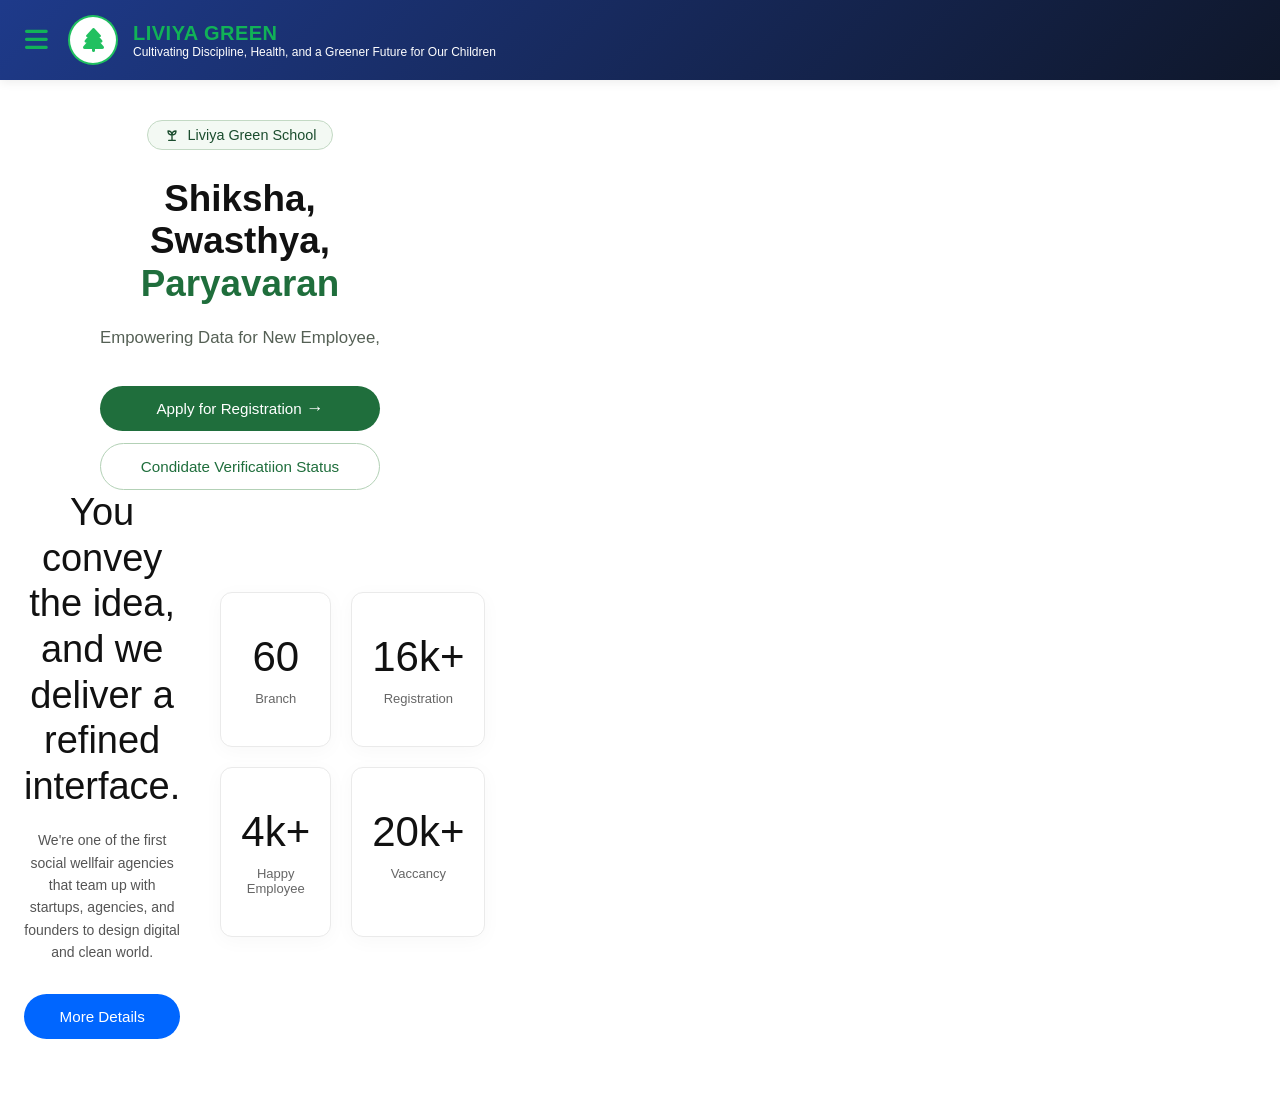
<file: register portal.html>
<!DOCTYPE html>
<html lang="hi">
<head>
    <meta charset="UTF-8">
    <meta name="viewport" content="width=device-width, initial-scale=1.0">
    <title>Shiksha, Swasthya, Paryavaran</title>
    <link href="https://cdnjs.cloudflare.com/ajax/libs/font-awesome/6.0.0/css/all.min.css" rel="stylesheet">
    <style>
        * { --primary: #2563eb;
            --primary-hover: #1d4ed8;
            --bg: #f1f5f9;
            --card-bg: #ffffff;
            --text: #0f172a;
            --text-muted: #64748b;
            --border: #cbd5e1;
            --success: #16a34a;
            box-sizing: border-box;
            margin: 0;
            padding: 0;
            font-family: 'Segoe UI', Tahoma, Geneva, Verdana, sans-serif;
        }
      

        
        /* Top Header */
        header {
            background: linear-gradient(135deg, #1e3a8a 0%, #0f172a 100%);
            padding: 15px 25px;
            display: flex;
            align-items: center;
            box-shadow: 0 2px 10px rgba(0,0,0,0.08);
            position: sticky;
            top: 0;
            z-index: 100;
        }

        .menu-btn {
            font-size: 26px;
            color: #1b5e;
            cursor: pointer;
            margin-right: 20px;
        }

        .brand-logo {
            display: flex;
            align-items: center;
            gap: 15px;
        }

        .logo-icon {
            width: 50px;
            height: 50px;
            background: white;
            border-radius: 50%;
            display: flex;
            align-items: center;
            justify-content: center;
            color: #1b5e;
            font-size: 24px;
            border: 2px solid #1b5e;
        }

        .brand-text h1 {
            font-size: 20px;
            color: #1b5e;
            letter-spacing: 0.5px;
            text-transform: uppercase;
        }

        .brand-text p {
            font-size: 12px;
            color: white;
        }

        /* Sidebar Navigation */
        .sidebar {
            height: 100%;
            width: 0;
            position: fixed;
            z-index: 1000;
            top: 0;
            left: 0;
            background-color: #000;
            overflow-x: hidden;
            transition: 0.3s;
            padding-top: 60px;
            box-shadow: 2px 0 10px rgba(0,0,0,0.1);
        }

        .sidebar a {
            padding: 12px 25px;
            text-decoration: none;
            font-size: 16px;
            color: #1b5e;
            display: block;
            font-weight: 600;
            transition: 0.2s;
            border-bottom: 1px solid #c8e6c9;
        }

        .sidebar a:hover {
            background-color: #c8e6c9;
            color: #1b5e20;
        }

        .sidebar .closebtn {
            position: absolute;
            top: 15px;
            right: 20px;
            font-size: 28px;
            border: none;
        }

        
    /* Hero Section */
    .hero {
      width: 100%;
      max-width: 480px;
      padding: 40px 24px 60px;
      display: flex;
      flex-direction: column;
      align-items: center;
      text-align: center;
    }

    .badge {
      display: inline-flex;
      align-items: center;
      gap: 8px;
      border: 1px solid #c3d9c4;
      background-color: rgba(235, 245, 235, 0.6);
      padding: 6px 16px;
      border-radius: 20px;
      font-size: 0.9rem;
      color: #1b4d2e;
      font-weight: 500;
      margin-bottom: 28px;
    }

    .badge svg {
      width: 16px;
      height: 16px;
      stroke: #1b4d2e;
      fill: none;
      stroke-width: 2;
    }

    .heading {
      font-size: 2.3rem;
      line-height: 1.15;
      font-weight: 800;
      color: #111111;
      margin-bottom: 20px;
    }

    .heading .highlight {
      color: #1f6e3c;
    }

    .description {
      font-size: 1.05rem;
      line-height: 1.5;
      color: #556055;
      margin-bottom: 36px;
      max-width: 360px;
    }
          /* Action Buttons */
    .cta-group {
      display: flex;
      flex-direction: column;
      gap: 12px;
      width: 100%;
      max-width: 280px;
    }

    .btn {
      width: 100%;
      padding: 14px 20px;
      border-radius: 30px;
      font-size: 0.95rem;
      font-weight: 500;
      cursor: pointer;
      text-decoration: none;
      display: inline-flex;
      align-items: center;
      justify-content: center;
      gap: 8px;
      transition: all 0.2s ease;
      display: inline-block;
      background-color: #0066ff;
      color: #fff; 
      border-radius: 25px;   
    }

    .btn-primary {
      background-color: #1f6e3c;
      color: #ffffff;
      border: none;
    }

    .btn-primary:hover {
      background-color: #185830;
    }

    .btn-secondary {
      background-color: rgba(255, 255, 255, 0.4);
      color: #1f6e3c;
      border: 1px solid #b3d1b6;
    }

    .btn-secondary:hover {
      background-color: rgba(255, 255, 255, 0.8);
    }
      
      /* Left Text Content */
     * {
      box-sizing: border-box;
      margin: 20;
      padding: 20;
      font-family: -apple-system, BlinkMacSystemFont, "Segoe UI", Roboto, Helvetica, Arial, sans-serif;
    }

    .container {
      max-width: 500px;
      width: 100%;
      display: grid;
      grid-template-columns: 1fr 1fr;
      gap: 40px;
      align-items: center;
    }

    .content-left h1 {
      font-size: 38px;
      line-height: 1.2;
      color: #111;
      font-weight: 500;
      margin-bottom: 20px;
    }

    .content-left p {
      font-size: 14px;
      color: #555;
      line-height: 1.6;
      margin-bottom: 30px;
      max-width: 400px;
    }

    /* Right Grid Cards */
    .stats-right {
      display: grid;
      grid-template-columns: 1fr 1fr;
      gap: 20px;
    }

    .stat-card {
      background: #ffffff;
      border-radius: 12px;
      padding: 40px 20px;
      text-align: center;
      box-shadow: 0 4px 20px rgba(0, 0, 0, 0.03);
      border: 1px solid #eaeaea;
    }

    .stat-number {
      font-size: 42px;
      font-weight: 500;
      color: #111;
      margin-bottom: 10px;
    }
      .stat-label {
      font-size: 13px;
      color: #666;
      font-weight: 400;
    }
      /* Mobile Responsive Layout */
    @media (max-width: 500px) {
      .container {
        grid-template-columns: 1fr;
        gap: 20px;
      }
      .stats-right {
        grid-template-columns: 1fr 1fr;
      }
    }
    </style>
</head>

    <!-- Sidebar Navigation -->
    <div id="mySidebar" class="sidebar">
        <a href="javascript:void(0)" class="closebtn" onclick="closeNav()">&times;</a>
        <a href="#home"><i class="fa-solid fa-house"></i> Home</a>
        <a href="#about"><i class="fa-solid fa-address-card"></i> Register Portal</a>
        <a href="#member"><i class="fa-solid fa-users"></i> Member</a>
        <a href="#syllabus"><i class="fa-solid fa-book"></i> Syllabus</a>
        <a href="https://forms.gle/GaVe1BigfjyJFupU8"><i class="fa-solid fa-pen-to-square"></i> Registration</a>
        <a href="#result"><i class="fa-solid fa-square-poll-vertical"></i> Result</a>
        <a href="#admitcard"><i class="fa-solid fa-id-card"></i> Admit Card</a>
        <a href="#gallery"><i class="fa-solid fa-images"></i> Gallery</a>
        <a href="#vaccancy"><i class="fa-solid fa-briefcase"></i> Vaccancy</a>
    </div>

    <!-- Header -->
    <header>
        <div class="menu-btn" onclick="openNav()">
            <i class="fa-solid fa-bars"></i>
        </div>
        <div class="brand-logo">
            <div class="logo-icon">
                <i class="fa-solid fa-tree"></i>
            </div>
            <div class="brand-text">
                <h1>LIVIYA GREEN</h1>
                <p>Cultivating Discipline, Health, and a Greener Future for Our Children</p>
            </div>
        </div>
    </header>

    <!-- Main Container -->
    <div class="container" id="home">
        
       <!-- Hero Content -->
  <main class="hero">
    <div class="badge">
      <!-- Sprout Icon -->
      <svg viewBox="0 0 24 24">
        <path d="M7 20h10M12 20v-8m0 0c0-3.5 2.5-6 6-6 0 4-2.5 6-6 6zm0 0c0-3.5-2.5-6-6-6 0 4 2.5 6 6 6z" stroke-linecap="round" stroke-linejoin="round"/>
      </svg>
      Liviya Green School
    </div>

    <h1 class="heading">
      Shiksha,<br>
      Swasthya,<br>
      <span class="highlight">Paryavaran</span>
    </h1>

    <p class="description">
      Empowering Data for New Employee,
    </p>

    <div class="cta-group">
      <a href="https://forms.gle/GaVe1BigfjyJFupU8" class="btn btn-primary">
        Apply for Registration
        <span style="font-size: 1.1rem; line-height: 0;">&rarr;</span>
      </a>
      <a href="#" class="btn btn-secondary">
        Condidate Verificatiion Status
      </a>
    </div>
  
    <div class="container">
    <div class="content-left">
      <div class="subtitle"></div>
      <h1>You convey the idea, and we deliver a refined interface.</h1>
      <p>We're one of the first social wellfair agencies that team up with startups, agencies, and founders to design digital  and clean world.</p>
      <a href="#" class="btn">More Details</a>
    </div>

    <div class="stats-right">
      <div class="stat-card">
        <div class="stat-number" data-target="60" data-suffix="">0</div>
        <div class="stat-label">Branch</div>
      </div>

      <div class="stat-card">
        <div class="stat-number" data-target="16" data-suffix="k+">0</div>
        <div class="stat-label">Registration</div>
      </div>

      <div class="stat-card">
        <div class="stat-number" data-target="4" data-suffix="k+">0</div>
        <div class="stat-label">Happy Employee </div>
      </div>

      <div class="stat-card">
        <div class="stat-number" data-target="20" data-suffix="k+">0</div>
        <div class="stat-label">Vaccancy</div>
      </div>
      
    </div>
  </div>
</main>            
  <script>
    // Live Counting Animation Function
    const counters = document.querySelectorAll('.stat-number');
    const speed = 200; // Animation ki speed (jitna kam, utna fast)

    counters.forEach(counter => {
      const updateCount = () => {
        const target = +counter.getAttribute('data-target');
        const suffix = counter.getAttribute('data-suffix');
        const count = +counter.innerText.replace(suffix, '');

        const inc = target / speed;

        if (count < target) {
          counter.innerText = Math.ceil(count + inc) + suffix;
          setTimeout(updateCount, 15);
        } else {
          counter.innerText = target + suffix;
        }
      };

      updateCount();
      
    });
  </script>

    <script>
    <!-- JavaScript Logic -->
    
        // Sidebar Functions
        function openNav() {
            document.getElementById("mySidebar").style.width = "250px";
        }

        function closeNav() {
            document.getElementById("mySidebar").style.width = "0";
        }

        // Image Upload Logic
        document.getElementById('imageUploader').addEventListener('change', function(event) {
            const files = event.target.files;
            const grid = document.getElementById('galleryGrid');

            for (let i = 0; i < files.length; i++) {
                const file = files[i];
                if (file.type.startsWith('image/')) {
                    const reader = new FileReader();
                    reader.onload = function(e) {
                        const img = document.createElement('img');
                        img.src = e.target.result;
                        grid.insertBefore(img, grid.firstChild);
                    };
                    reader.readAsDataURL(file);
                }
            }
        });
    </script>
</body>
</html>
</file>
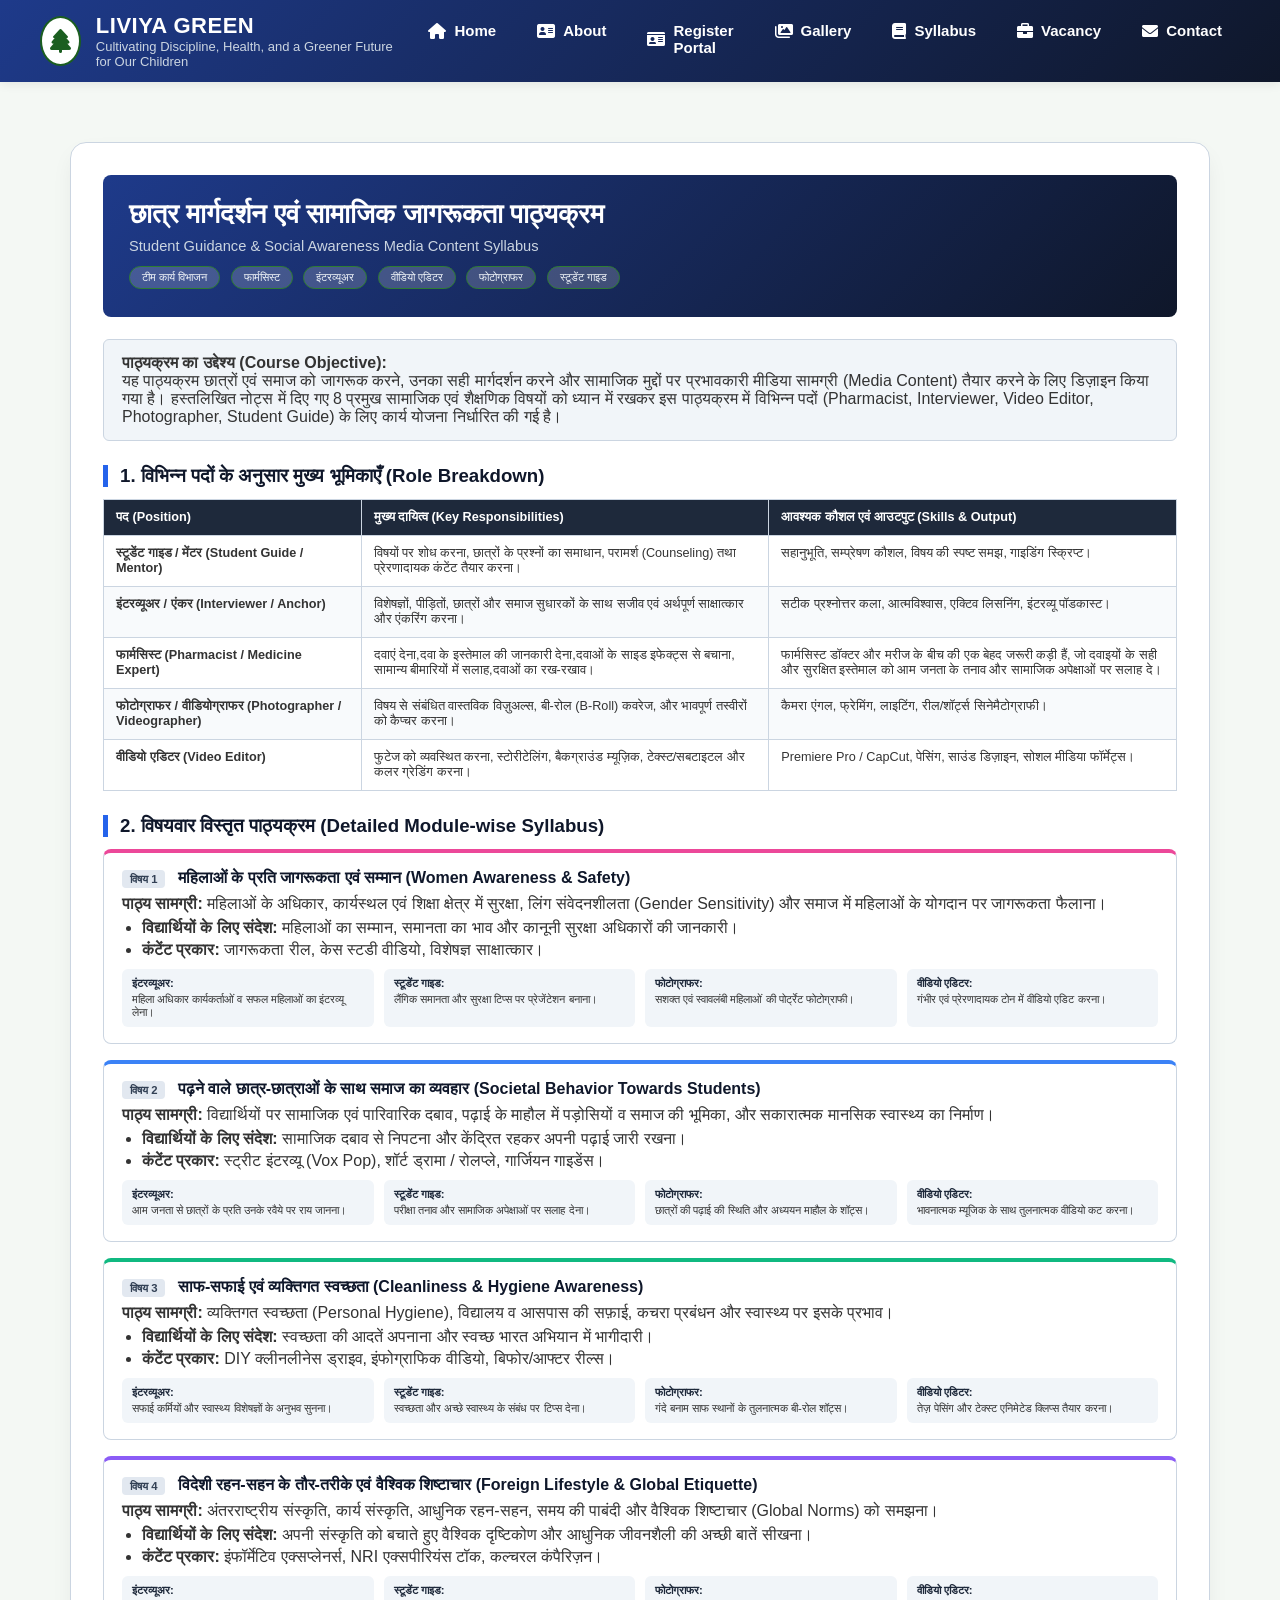
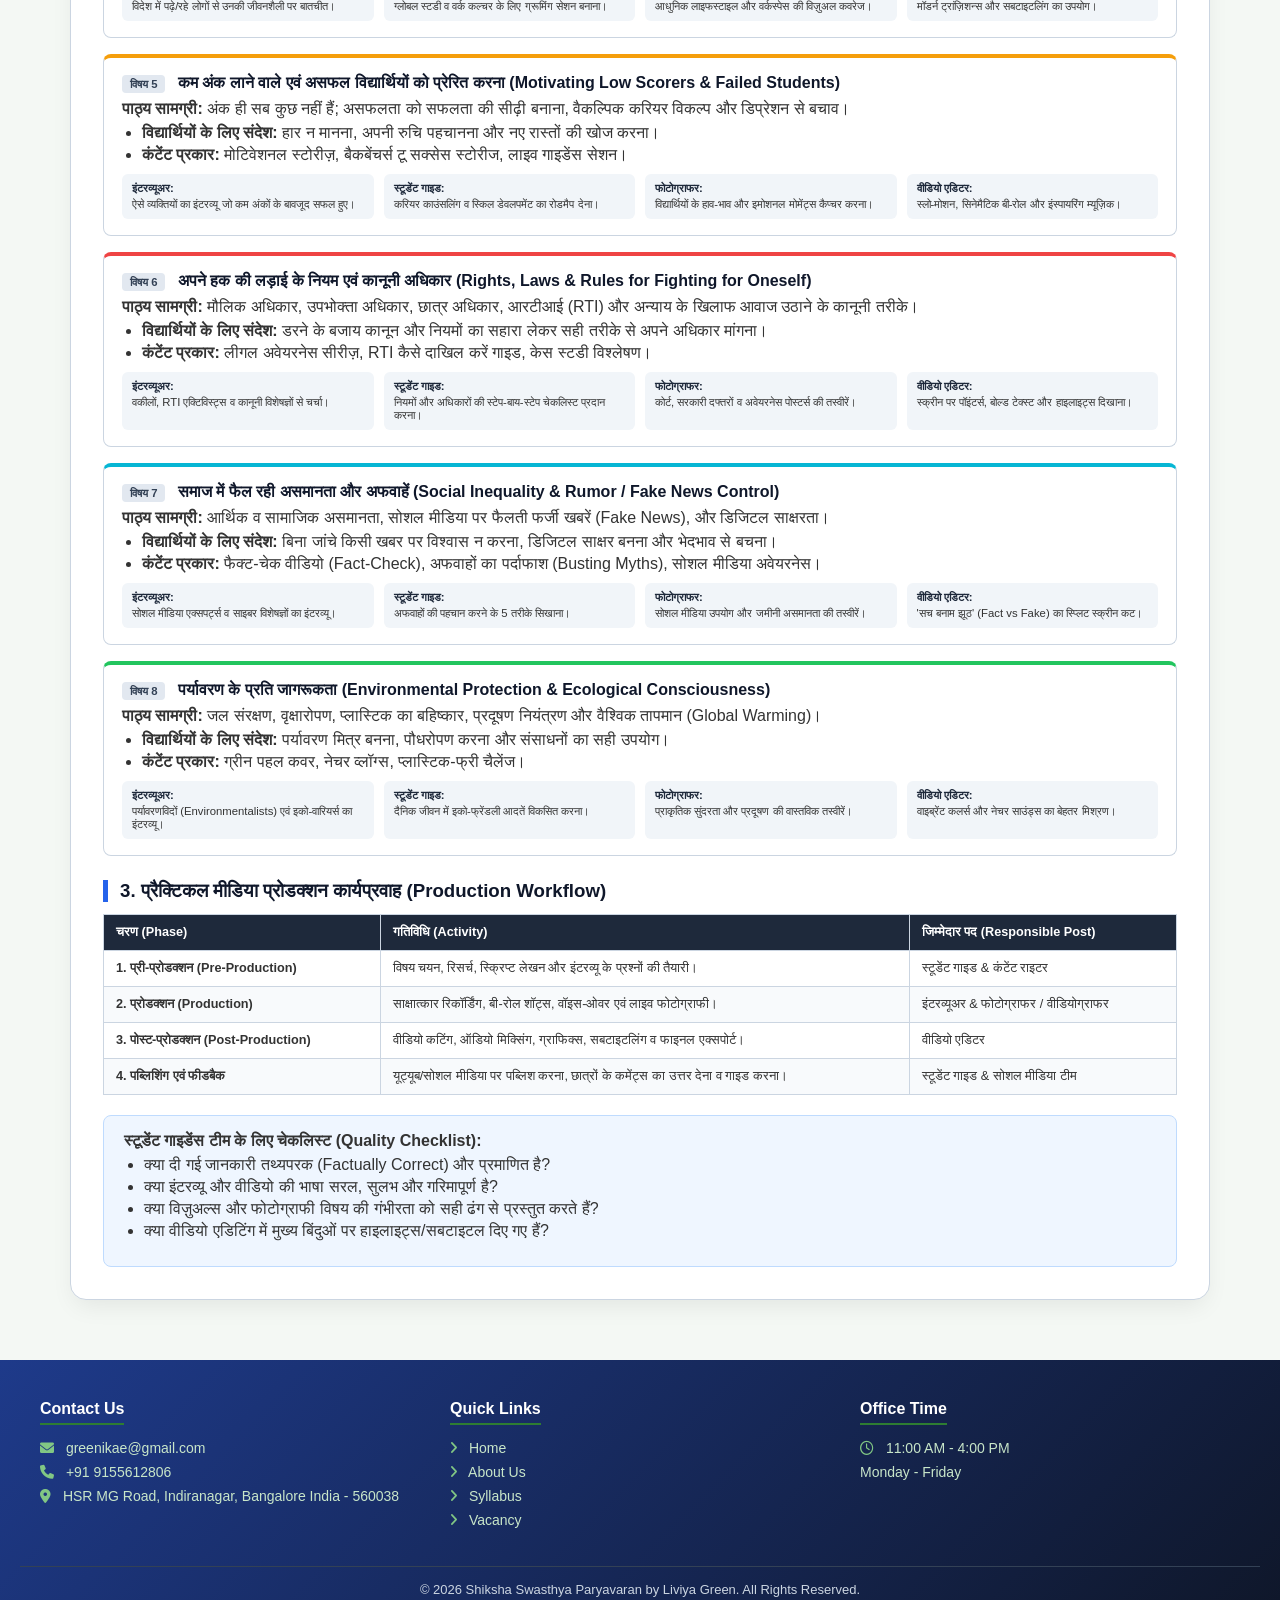
<file: syllabus.html>
<!DOCTYPE html>
<html lang="hi">
<head>
    <meta charset="UTF-8">
    <meta name="viewport" content="width=device-width, initial-scale=1.0">
    <title>Syllabus - Liviya Green</title>
    <meta name="description" content="Student Guidance & Social Awareness Media Content Syllabus">
    <link href="https://cdnjs.cloudflare.com/ajax/libs/font-awesome/6.0.0/css/all.min.css" rel="stylesheet">
    <link rel="stylesheet" href="styles.css">
    <style>
      .header-banner {
        background: linear-gradient(135deg, #1e3a8a 0%, #0f172a 100%);
        color: #ffffff;
        padding: 24px 26px;
        border-radius: 8px;
        margin-bottom: 22px;
    }

    .header-banner h1 {
        margin: 0 0 8px 0;
        font-size: 20pt;
        font-weight: bold;
        color: #ffffff;
    }

    .header-banner p {
        margin: 0;
        font-size: 11pt;
        color: #cbd5e1;
    }

    .badge-container {
        margin-top: 12px;
    }

    .badge {
        display: inline-block;
        background-color: rgba(255, 255, 255, 0.18);
        color: #f1f5f9;
        padding: 4px 12px;
        border-radius: 12px;
        font-size: 8.5pt;
        margin-right: 6px;
        margin-bottom: 4px;
    }
      h2 {
        font-size: 14pt;
        color: #0f172a;
        border-left: 5px solid #2563eb;
        padding-left: 12px;
        margin-top: 24px;
        margin-bottom: 12px;
    }

    .intro-box {
        background-color: #f1f5f9;
        border: 1px solid #cbd5e1;
        border-radius: 6px;
        padding: 14px 18px;
        margin-bottom: 20px;
    }

    table {
        width: 100%;
        border-collapse: collapse;
        margin-bottom: 20px;
        font-size: 9.5pt;
    }

    th, td {
        padding: 10px 12px;
        border: 1px solid #cbd5e1;
        text-align: left;
        vertical-align: top;
    }

    th {
        background-color: #1e293b;
        color: #ffffff;
        font-weight: bold;
    }

    tr:nth-child(even) {
        background-color: #f8fafc;
    }
      .module-card {
        border: 1px solid #cbd5e1;
        border-radius: 8px;
        padding: 16px 18px;
        margin-bottom: 16px;
        background-color: #ffffff;
    }

    .module-card.m1 { border-top: 4px solid #ec4899; }
    .module-card.m2 { border-top: 4px solid #3b82f6; }
    .module-card.m3 { border-top: 4px solid #10b981; }
    .module-card.m4 { border-top: 4px solid #8b5cf6; }
    .module-card.m5 { border-top: 4px solid #f59e0b; }
    .module-card.m6 { border-top: 4px solid #ef4444; }
    .module-card.m7 { border-top: 4px solid #06b6d4; }
    .module-card.m8 { border-top: 4px solid #22c55e; }

    .module-header {
        font-weight: bold;
        font-size: 12pt;
        color: #0f172a;
        margin-bottom: 8px;
    }

    .topic-tag {
        font-size: 8.5pt;
        font-weight: bold;
        text-transform: uppercase;
        padding: 3px 8px;
        border-radius: 4px;
        background-color: #e2e8f0;
        color: #334155;
        margin-right: 8px;
    }

    ul {
        margin: 6px 0 10px 20px;
        padding: 0;
    }
      li {
        margin-bottom: 4px;
    }

    .role-grid {
        display: flex;
        flex-wrap: wrap;
        gap: 10px;
        margin-top: 10px;
    }

    .role-cell {
        flex: 1 1 calc(25% - 10px);
        min-width: 180px;
        padding: 8px 10px;
        background-color: #f1f5f9;
        border-radius: 6px;
        font-size: 8.5pt;
    }

    .role-cell strong {
        color: #1e293b;
        display: block;
        margin-bottom: 3px;
    }

    .checklist-box {
        background-color: #eff6ff;
        border: 1px solid #bfdbfe;
        border-radius: 8px;
        padding: 16px 20px;
        margin-top: 20px;
    }
    </style>
</head>
<body>

    <!-- Sidebar Navigation -->
    <div id="mySidebar" class="sidebar">
        <a href="javascript:void(0)" class="closebtn" onclick="closeNav()">&times;</a>
        <a href="index.html" onclick="closeNav()"><i class="fa-solid fa-house"></i> Home</a>
        <a href="index.html#about" onclick="closeNav()"><i class="fa-solid fa-address-card"></i> About</a>
        <a href="index.html#register" onclick="closeNav()"><i class="fa-solid fa-id-card"></i> Register Portal</a>
        <a href="index.html#gallery" onclick="closeNav()"><i class="fa-solid fa-images"></i> Gallery</a>
        <a href="syllabus.html" target="_blank"><i class="fa-solid fa-book"></i> Syllabus</a>
        <a href="vaccancy.html" target="_blank"><i class="fa-solid fa-briefcase"></i> Vacancy</a>
        <a href="index.html#contact" onclick="closeNav()"><i class="fa-solid fa-envelope"></i> Contact</a>
    </div>

    <!-- Header -->
    <header>
        <div class="header-left">
            <div class="menu-btn" onclick="openNav()">
                <i class="fa-solid fa-bars"></i>
            </div>
            <div class="brand-logo">
                <div class="logo-icon">
                    <i class="fa-solid fa-tree"></i>
                </div>
                <div class="brand-text">
                    <h1>LIVIYA GREEN</h1>
                    <p>Cultivating Discipline, Health, and a Greener Future for Our Children</p>
                </div>
            </div>
        </div>
        
        <!-- Desktop Navigation (visible on laptop/desktop only) -->
        <nav class="desktop-nav">
            <ul>
                <li><a href="index.html"><i class="fa-solid fa-house"></i> Home</a></li>
                <li><a href="index.html#about"><i class="fa-solid fa-address-card"></i> About</a></li>
                <li><a href="index.html#register"><i class="fa-solid fa-id-card"></i> Register Portal</a></li>
                <li><a href="index.html#gallery"><i class="fa-solid fa-images"></i> Gallery</a></li>
                <li><a href="syllabus.html" target="_blank"><i class="fa-solid fa-book"></i> Syllabus</a></li>
                <li><a href="vaccancy.html" target="_blank"><i class="fa-solid fa-briefcase"></i> Vacancy</a></li>
                <li><a href="index.html#contact"><i class="fa-solid fa-envelope"></i> Contact</a></li>
            </ul>
        </nav>
    </header>

    <!-- Main Container -->
    <div class="container">
        
    <section class="section syllabus-container">

    <!-- Header Banner -->
    <div class="header-banner">
        <h1>छात्र मार्गदर्शन एवं सामाजिक जागरूकता पाठ्यक्रम</h1>
        <p>Student Guidance & Social Awareness Media Content Syllabus</p>
        <div class="badge-container">
            <span class="badge">टीम कार्य विभाजन</span>
            <span class="badge">फार्मसिस्ट</span>
            <span class="badge">इंटरव्यूअर</span>
            <span class="badge">वीडियो एडिटर</span>
            <span class="badge">फोटोग्राफर</span>
            <span class="badge">स्टूडेंट गाइड</span>
        </div>
    </div>

    <!-- Intro Box -->
    <div class="intro-box">
        <strong>पाठ्यक्रम का उद्देश्य (Course Objective):</strong><br>
        यह पाठ्यक्रम छात्रों एवं समाज को जागरूक करने, उनका सही मार्गदर्शन करने और सामाजिक मुद्दों पर प्रभावकारी मीडिया सामग्री (Media Content) तैयार करने के लिए डिज़ाइन किया गया है। हस्तलिखित नोट्स में दिए गए 8 प्रमुख सामाजिक एवं शैक्षणिक विषयों को ध्यान में रखकर इस पाठ्यक्रम में विभिन्न पदों (Pharmacist, Interviewer, Video Editor, Photographer, Student Guide) के लिए कार्य योजना निर्धारित की गई है।
    </div>

    <!-- Section 1: Role Breakdown -->
    <h2>1. विभिन्न पदों के अनुसार मुख्य भूमिकाएँ (Role Breakdown)</h2>
    <table>
        <thead>
            <tr>
                <th style="width: 24%;">पद (Position)</th>
                <th style="width: 38%;">मुख्य दायित्व (Key Responsibilities)</th>
                <th style="width: 38%;">आवश्यक कौशल एवं आउटपुट (Skills & Output)</th>
            </tr>
        </thead>
        <tbody>
            <tr>
                <td><strong>स्टूडेंट गाइड / मेंटर (Student Guide / Mentor)</strong></td>
                <td>विषयों पर शोध करना, छात्रों के प्रश्नों का समाधान, परामर्श (Counseling) तथा प्रेरणादायक कंटेंट तैयार करना।</td>
                <td>सहानुभूति, सम्प्रेषण कौशल, विषय की स्पष्ट समझ, गाइडिंग स्क्रिप्ट।</td>
            </tr>
            <tr>
                <td><strong>इंटरव्यूअर / एंकर (Interviewer / Anchor)</strong></td>
                <td>विशेषज्ञों, पीड़ितों, छात्रों और समाज सुधारकों के साथ सजीव एवं अर्थपूर्ण साक्षात्कार और एंकरिंग करना।</td>
                <td>सटीक प्रश्नोत्तर कला, आत्मविश्वास, एक्टिव लिसनिंग, इंटरव्यू पॉडकास्ट।</td>
            </tr>
            <tr>
                <td><strong>फार्मसिस्ट (Pharmacist / Medicine Expert)</strong></td>
                <td>दवाएं देना,दवा के इस्तेमाल की जानकारी देना,दवाओं के साइड इफेक्ट्स से बचाना, सामान्य बीमारियों में सलाह,दवाओं का रख-रखाव।</td>
                <td>फार्मसिस्ट डॉक्टर और मरीज के बीच की एक बेहद जरूरी कड़ी हैं, जो दवाइयों के सही और सुरक्षित इस्तेमाल को आम जनता के तनाव और सामाजिक अपेक्षाओं पर सलाह दे।</td>
            </tr>
            <tr>
              <td><strong>फोटोग्राफर / वीडियोग्राफर (Photographer / Videographer)</strong></td>
                <td>विषय से संबंधित वास्तविक विज़ुअल्स, बी-रोल (B-Roll) कवरेज, और भावपूर्ण तस्वीरों को कैप्चर करना।</td>
                <td>कैमरा एंगल, फ्रेमिंग, लाइटिंग, रील/शॉर्ट्स सिनेमैटोग्राफी।</td>
            </tr>
            <tr>
                <td><strong>वीडियो एडिटर (Video Editor)</strong></td>
                <td>फुटेज को व्यवस्थित करना, स्टोरीटेलिंग, बैकग्राउंड म्यूज़िक, टेक्स्ट/सबटाइटल और कलर ग्रेडिंग करना।</td>
                <td>Premiere Pro / CapCut, पेसिंग, साउंड डिज़ाइन, सोशल मीडिया फॉर्मेट्स।</td>
            </tr>
        </tbody>
    </table>
      <!-- Section 2: Detailed Modules -->
    <h2>2. विषयवार विस्तृत पाठ्यक्रम (Detailed Module-wise Syllabus)</h2>

    <!-- Module 1 -->
    <div class="module-card m1">
        <div class="module-header"><span class="topic-tag">विषय 1</span> महिलाओं के प्रति जागरूकता एवं सम्मान (Women Awareness & Safety)</div>
        <p><strong>पाठ्य सामग्री:</strong> महिलाओं के अधिकार, कार्यस्थल एवं शिक्षा क्षेत्र में सुरक्षा, लिंग संवेदनशीलता (Gender Sensitivity) और समाज में महिलाओं के योगदान पर जागरूकता फैलाना।</p>
        <ul>
            <li><strong>विद्यार्थियों के लिए संदेश:</strong> महिलाओं का सम्मान, समानता का भाव और कानूनी सुरक्षा अधिकारों की जानकारी।</li>
            <li><strong>कंटेंट प्रकार:</strong> जागरूकता रील, केस स्टडी वीडियो, विशेषज्ञ साक्षात्कार।</li>
        </ul>
        <div class="role-grid">
            <div class="role-cell"><strong>इंटरव्यूअर:</strong> महिला अधिकार कार्यकर्ताओं व सफल महिलाओं का इंटरव्यू लेना।</div>
            <div class="role-cell"><strong>स्टूडेंट गाइड:</strong> लैंगिक समानता और सुरक्षा टिप्स पर प्रेजेंटेशन बनाना।</div>
            <div class="role-cell"><strong>फोटोग्राफर:</strong> सशक्त एवं स्वावलंबी महिलाओं की पोर्ट्रेट फोटोग्राफी।</div>
            <div class="role-cell"><strong>वीडियो एडिटर:</strong> गंभीर एवं प्रेरणादायक टोन में वीडियो एडिट करना।</div>
        </div>
    </div>

    <!-- Module 2 -->
    <div class="module-card m2">
        <div class="module-header"><span class="topic-tag">विषय 2</span> पढ़ने वाले छात्र-छात्राओं के साथ समाज का व्यवहार (Societal Behavior Towards Students)</div>
        <p><strong>पाठ्य सामग्री:</strong> विद्यार्थियों पर सामाजिक एवं पारिवारिक दबाव, पढ़ाई के माहौल में पड़ोसियों व समाज की भूमिका, और सकारात्मक मानसिक स्वास्थ्य का निर्माण।</p>
        <ul>
            <li><strong>विद्यार्थियों के लिए संदेश:</strong> सामाजिक दबाव से निपटना और केंद्रित रहकर अपनी पढ़ाई जारी रखना।</li>
            <li><strong>कंटेंट प्रकार:</strong> स्ट्रीट इंटरव्यू (Vox Pop), शॉर्ट ड्रामा / रोलप्ले, गार्जियन गाइडेंस।</li>
        </ul>
        <div class="role-grid">
            <div class="role-cell"><strong>इंटरव्यूअर:</strong> आम जनता से छात्रों के प्रति उनके रवैये पर राय जानना।</div>
            <div class="role-cell"><strong>स्टूडेंट गाइड:</strong> परीक्षा तनाव और सामाजिक अपेक्षाओं पर सलाह देना।</div>
            <div class="role-cell"><strong>फोटोग्राफर:</strong> छात्रों की पढ़ाई की स्थिति और अध्ययन माहौल के शॉट्स।</div>
            <div class="role-cell"><strong>वीडियो एडिटर:</strong> भावनात्मक म्यूजिक के साथ तुलनात्मक वीडियो कट करना।</div>
        </div>
    </div>
      <!-- Module 3 <-->
    <div class="module-card m3">
        <div class="module-header"><span class="topic-tag">विषय 3</span> साफ-सफाई एवं व्यक्तिगत स्वच्छता (Cleanliness & Hygiene Awareness)</div>
        <p><strong>पाठ्य सामग्री:</strong> व्यक्तिगत स्वच्छता (Personal Hygiene), विद्यालय व आसपास की सफ़ाई, कचरा प्रबंधन और स्वास्थ्य पर इसके प्रभाव।</p>
        <ul>
            <li><strong>विद्यार्थियों के लिए संदेश:</strong> स्वच्छता की आदतें अपनाना और स्वच्छ भारत अभियान में भागीदारी।</li>
            <li><strong>कंटेंट प्रकार:</strong> DIY क्लीनलीनेस ड्राइव, इंफोग्राफिक वीडियो, बिफोर/आफ्टर रील्स।</li>
        </ul>
        <div class="role-grid">
            <div class="role-cell"><strong>इंटरव्यूअर:</strong> सफाई कर्मियों और स्वास्थ्य विशेषज्ञों के अनुभव सुनना।</div>
            <div class="role-cell"><strong>स्टूडेंट गाइड:</strong> स्वच्छता और अच्छे स्वास्थ्य के संबंध पर टिप्स देना।</div>
            <div class="role-cell"><strong>फोटोग्राफर:</strong> गंदे बनाम साफ स्थानों के तुलनात्मक बी-रोल शॉट्स।</div>
            <div class="role-cell"><strong>वीडियो एडिटर:</strong> तेज़ पेसिंग और टेक्स्ट एनिमेटेड क्लिप्स तैयार करना।</div>
        </div>
    </div>

    <!-- Module 4 -->
    <div class="module-card m4">
        <div class="module-header"><span class="topic-tag">विषय 4</span> विदेशी रहन-सहन के तौर-तरीके एवं वैश्विक शिष्टाचार (Foreign Lifestyle & Global Etiquette)</div>
        <p><strong>पाठ्य सामग्री:</strong> अंतरराष्ट्रीय संस्कृति, कार्य संस्कृति, आधुनिक रहन-सहन, समय की पाबंदी और वैश्विक शिष्टाचार (Global Norms) को समझना।</p>
        <ul>
            <li><strong>विद्यार्थियों के लिए संदेश:</strong> अपनी संस्कृति को बचाते हुए वैश्विक दृष्टिकोण और आधुनिक जीवनशैली की अच्छी बातें सीखना।</li>
            <li><strong>कंटेंट प्रकार:</strong> इंफॉर्मेटिव एक्सप्लेनर्स, NRI एक्सपीरियंस टॉक, कल्चरल कंपैरिज़न।</li>
        </ul>
        <div class="role-grid">
            <div class="role-cell"><strong>इंटरव्यूअर:</strong> विदेश में पढ़े/रहे लोगों से उनकी जीवनशैली पर बातचीत।</div>
            <div class="role-cell"><strong>स्टूडेंट गाइड:</strong> ग्लोबल स्टडी व वर्क कल्चर के लिए ग्रूमिंग सेशन बनाना।</div>
            <div class="role-cell"><strong>फोटोग्राफर:</strong> आधुनिक लाइफस्टाइल और वर्कस्पेस की विज़ुअल कवरेज।</div>
            <div class="role-cell"><strong>वीडियो एडिटर:</strong> मॉडर्न ट्रांज़िशन्स और सबटाइटलिंग का उपयोग।</div>
        </div>
    </div>

    <!-- Module 5 -->
    <div class="module-card m5">
        <div class="module-header"><span class="topic-tag">विषय 5</span> कम अंक लाने वाले एवं असफल विद्यार्थियों को प्रेरित करना (Motivating Low Scorers & Failed Students)</div>
        <p><strong>पाठ्य सामग्री:</strong> अंक ही सब कुछ नहीं हैं; असफलता को सफलता की सीढ़ी बनाना, वैकल्पिक करियर विकल्प और डिप्रेशन से बचाव।</p>
        <ul>
            <li><strong>विद्यार्थियों के लिए संदेश:</strong> हार न मानना, अपनी रुचि पहचानना और नए रास्तों की खोज करना।</li>
            <li><strong>कंटेंट प्रकार:</strong> मोटिवेशनल स्टोरीज़, बैकबेंचर्स टू सक्सेस स्टोरीज, लाइव गाइडेंस सेशन।</li>
        </ul>
        <div class="role-grid">
            <div class="role-cell"><strong>इंटरव्यूअर:</strong> ऐसे व्यक्तियों का इंटरव्यू जो कम अंकों के बावजूद सफल हुए।</div>
            <div class="role-cell"><strong>स्टूडेंट गाइड:</strong> करियर काउंसलिंग व स्किल डेवलपमेंट का रोडमैप देना।</div>
            <div class="role-cell"><strong>फोटोग्राफर:</strong> विद्यार्थियों के हाव-भाव और इमोशनल मोमेंट्स कैप्चर करना।</div>
            <div class="role-cell"><strong>वीडियो एडिटर:</strong> स्लो-मोशन, सिनेमैटिक बी-रोल और इंस्पायरिंग म्यूज़िक।</div>
        </div>
    </div>
      <!-- Module 6 -->
    <div class="module-card m6">
        <div class="module-header"><span class="topic-tag">विषय 6</span> अपने हक की लड़ाई के नियम एवं कानूनी अधिकार (Rights, Laws & Rules for Fighting for Oneself)</div>
        <p><strong>पाठ्य सामग्री:</strong> मौलिक अधिकार, उपभोक्ता अधिकार, छात्र अधिकार, आरटीआई (RTI) और अन्याय के खिलाफ आवाज उठाने के कानूनी तरीके।</p>
        <ul>
            <li><strong>विद्यार्थियों के लिए संदेश:</strong> डरने के बजाय कानून और नियमों का सहारा लेकर सही तरीके से अपने अधिकार मांगना।</li>
            <li><strong>कंटेंट प्रकार:</strong> लीगल अवेयरनेस सीरीज़, RTI कैसे दाखिल करें गाइड, केस स्टडी विश्लेषण।</li>
        </ul>
        <div class="role-grid">
            <div class="role-cell"><strong>इंटरव्यूअर:</strong> वकीलों, RTI एक्टिविस्ट्स व कानूनी विशेषज्ञों से चर्चा।</div>
            <div class="role-cell"><strong>स्टूडेंट गाइड:</strong> नियमों और अधिकारों की स्टेप-बाय-स्टेप चेकलिस्ट प्रदान करना।</div>
            <div class="role-cell"><strong>फोटोग्राफर:</strong> कोर्ट, सरकारी दफ्तरों व अवेयरनेस पोस्टर्स की तस्वीरें।</div>
            <div class="role-cell"><strong>वीडियो एडिटर:</strong> स्क्रीन पर पॉइंटर्स, बोल्ड टेक्स्ट और हाइलाइट्स दिखाना।</div>
        </div>
    </div>

    <!-- Module 7 -->
    <div class="module-card m7">
        <div class="module-header"><span class="topic-tag">विषय 7</span> समाज में फैल रही असमानता और अफवाहें (Social Inequality & Rumor / Fake News Control)</div>
        <p><strong>पाठ्य सामग्री:</strong> आर्थिक व सामाजिक असमानता, सोशल मीडिया पर फैलती फर्जी खबरें (Fake News), और डिजिटल साक्षरता।</p>
        <ul>
            <li><strong>विद्यार्थियों के लिए संदेश:</strong> बिना जांचे किसी खबर पर विश्वास न करना, डिजिटल साक्षर बनना और भेदभाव से बचना।</li>
            <li><strong>कंटेंट प्रकार:</strong> फैक्ट-चेक वीडियो (Fact-Check), अफवाहों का पर्दाफाश (Busting Myths), सोशल मीडिया अवेयरनेस।</li>
        </ul>
        <div class="role-grid">
            <div class="role-cell"><strong>इंटरव्यूअर:</strong> सोशल मीडिया एक्सपर्ट्स व साइबर विशेषज्ञों का इंटरव्यू।</div>
            <div class="role-cell"><strong>स्टूडेंट गाइड:</strong> अफवाहों की पहचान करने के 5 तरीके सिखाना।</div>
            <div class="role-cell"><strong>फोटोग्राफर:</strong> सोशल मीडिया उपयोग और जमीनी असमानता की तस्वीरें।</div>
            <div class="role-cell"><strong>वीडियो एडिटर:</strong> 'सच बनाम झूठ' (Fact vs Fake) का स्प्लिट स्क्रीन कट।</div>
        </div>
    </div>
      <!-- Module 8 -->
    <div class="module-card m8">
        <div class="module-header"><span class="topic-tag">विषय 8</span> पर्यावरण के प्रति जागरूकता (Environmental Protection & Ecological Consciousness)</div>
        <p><strong>पाठ्य सामग्री:</strong> जल संरक्षण, वृक्षारोपण, प्लास्टिक का बहिष्कार, प्रदूषण नियंत्रण और वैश्विक तापमान (Global Warming)।</p>
        <ul>
            <li><strong>विद्यार्थियों के लिए संदेश:</strong> पर्यावरण मित्र बनना, पौधरोपण करना और संसाधनों का सही उपयोग।</li>
            <li><strong>कंटेंट प्रकार:</strong> ग्रीन पहल कवर, नेचर व्लॉग्स, प्लास्टिक-फ्री चैलेंज।</li>
        </ul>
        <div class="role-grid">
            <div class="role-cell"><strong>इंटरव्यूअर:</strong> पर्यावरणविदों (Environmentalists) एवं इको-वारियर्स का इंटरव्यू।</div>
            <div class="role-cell"><strong>स्टूडेंट गाइड:</strong> दैनिक जीवन में इको-फ्रेंडली आदतें विकसित करना।</div>
            <div class="role-cell"><strong>फोटोग्राफर:</strong> प्राकृतिक सुंदरता और प्रदूषण की वास्तविक तस्वीरें।</div>
            <div class="role-cell"><strong>वीडियो एडिटर:</strong> वाइब्रेंट कलर्स और नेचर साउंड्स का बेहतर मिश्रण।</div>
        </div>
    </div>
      <!-- Section 3: Workflow Table -->
    <h2>3. प्रैक्टिकल मीडिया प्रोडक्शन कार्यप्रवाह (Production Workflow)</h2>
    <table>
        <thead>
            <tr>
                <th>चरण (Phase)</th>
                <th>गतिविधि (Activity)</th>
                <th>जिम्मेदार पद (Responsible Post)</th>
            </tr>
        </thead>
        <tbody>
            <tr>
                <td><strong>1. प्री-प्रोडक्शन (Pre-Production)</strong></td>
                <td>विषय चयन, रिसर्च, स्क्रिप्ट लेखन और इंटरव्यू के प्रश्नों की तैयारी।</td>
                <td>स्टूडेंट गाइड & कंटेंट राइटर</td>
            </tr>
            <tr>
                <td><strong>2. प्रोडक्शन (Production)</strong></td>
                <td>साक्षात्कार रिकॉर्डिंग, बी-रोल शॉट्स, वॉइस-ओवर एवं लाइव फोटोग्राफी।</td>
                <td>इंटरव्यूअर & फोटोग्राफर / वीडियोग्राफर</td>
            </tr>
            <tr>
                <td><strong>3. पोस्ट-प्रोडक्शन (Post-Production)</strong></td>
                <td>वीडियो कटिंग, ऑडियो मिक्सिंग, ग्राफिक्स, सबटाइटलिंग व फाइनल एक्सपोर्ट।</td>
                <td>वीडियो एडिटर</td>
            </tr>
            <tr>
                <td><strong>4. पब्लिशिंग एवं फीडबैक</strong></td>
                <td>यूट्यूब/सोशल मीडिया पर पब्लिश करना, छात्रों के कमेंट्स का उत्तर देना व गाइड करना।</td>
                <td>स्टूडेंट गाइड & सोशल मीडिया टीम</td>
            </tr>
        </tbody>
    </table>
      <!-- Quality Checklist -->
    <div class="checklist-box">
        <strong>स्टूडेंट गाइडेंस टीम के लिए चेकलिस्ट (Quality Checklist):</strong>
        <ul>
            <li>क्या दी गई जानकारी तथ्यपरक (Factually Correct) और प्रमाणित है?</li>
            <li>क्या इंटरव्यू और वीडियो की भाषा सरल, सुलभ और गरिमापूर्ण है?</li>
            <li>क्या विज़ुअल्स और फोटोग्राफी विषय की गंभीरता को सही ढंग से प्रस्तुत करते हैं?</li>
            <li>क्या वीडियो एडिटिंग में मुख्य बिंदुओं पर हाइलाइट्स/सबटाइटल दिए गए हैं?</li>
        </ul>
    </div>

    
    </section>
    
    </div>

    <!-- Footer -->
    <footer id="contact">
        <div class="footer-grid">
            <div class="footer-col">
                <h4>Contact Us</h4>
                <p><i class="fa-solid fa-envelope"></i> greenikae@gmail.com</p>
                <p><i class="fa-solid fa-phone"></i> +91 9155612806</p>
                <p><i class="fa-solid fa-location-dot"></i> HSR MG Road, Indiranagar, Bangalore India - 560038</p>
            </div>
            <div class="footer-col">
                <h4>Quick Links</h4>
                <a href="index.html"><i class="fa-solid fa-angle-right"></i> Home</a>
                <a href="index.html#about"><i class="fa-solid fa-angle-right"></i> About Us</a>
                <a href="syllabus.html" target="_blank"><i class="fa-solid fa-angle-right"></i> Syllabus</a>
                <a href="vaccancy.html" target="_blank"><i class="fa-solid fa-angle-right"></i> Vacancy</a>
            </div>
            <div class="footer-col">
                <h4>Office Time</h4>
                <p><i class="fa-regular fa-clock"></i> 11:00 AM - 4:00 PM</p>
                <p>Monday - Friday</p>
            </div>
        </div>
        <div class="footer-bottom">
            <p>&copy; 2026 Shiksha Swasthya Paryavaran by Liviya Green. All Rights Reserved.</p>
        </div>
    </footer>

    <!-- Scroll to Top Button -->
    <div class="scroll-top" id="scrollTop" onclick="scrollToTop()">
        <i class="fa-solid fa-arrow-up"></i>
    </div>
  
    <!-- JavaScript -->
    <script>
        // Sidebar Functions
        function openNav() {
            document.getElementById("mySidebar").style.width = "250px";
        }

        function closeNav() {
            document.getElementById("mySidebar").style.width = "0";
        }

        // Close sidebar when clicking outside
        document.addEventListener('click', function(event) {
            const sidebar = document.getElementById('mySidebar');
            const menuBtn = document.querySelector('.menu-btn');
            
            if (!sidebar.contains(event.target) && !menuBtn.contains(event.target)) {
                closeNav();
            }
        });

        // Scroll to Top Button
        const scrollTopBtn = document.getElementById('scrollTop');

        window.addEventListener('scroll', function() {
            if (window.pageYOffset > 300) {
                scrollTopBtn.classList.add('visible');
            } else {
                scrollTopBtn.classList.remove('visible');
            }
        });

        function scrollToTop() {
            window.scrollTo({
                top: 0,
                behavior: 'smooth'
            });
        }

        // Smooth scroll for anchor links
        document.querySelectorAll('a[href^="#"]').forEach(anchor => {
            anchor.addEventListener('click', function (e) {
                const href = this.getAttribute('href');
                if (href !== '#' && href !== 'javascript:void(0)') {
                    e.preventDefault();
                    const target = document.querySelector(href);
                    if (target) {
                        target.scrollIntoView({
                            behavior: 'smooth',
                            block: 'start'
                        });
                    }
                }
            });
        });
    </script>
</body>
</html>
</file>
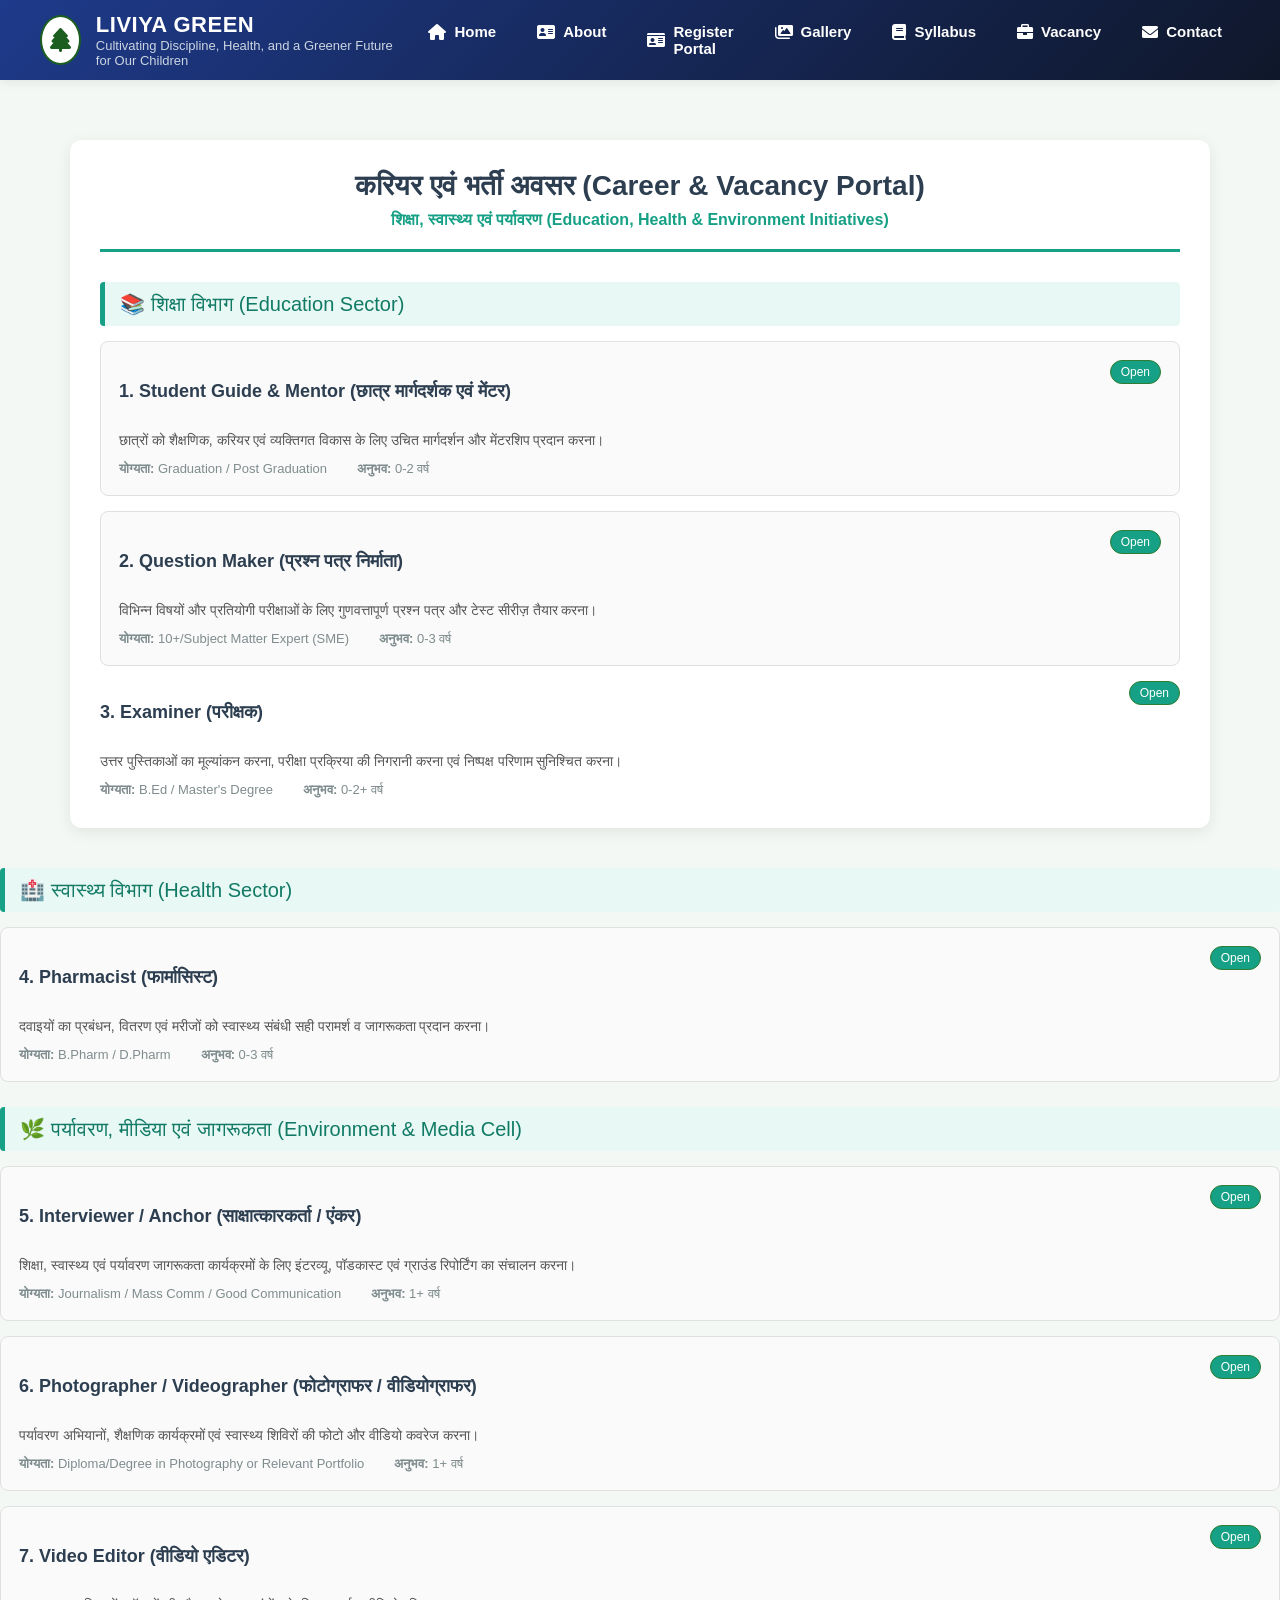
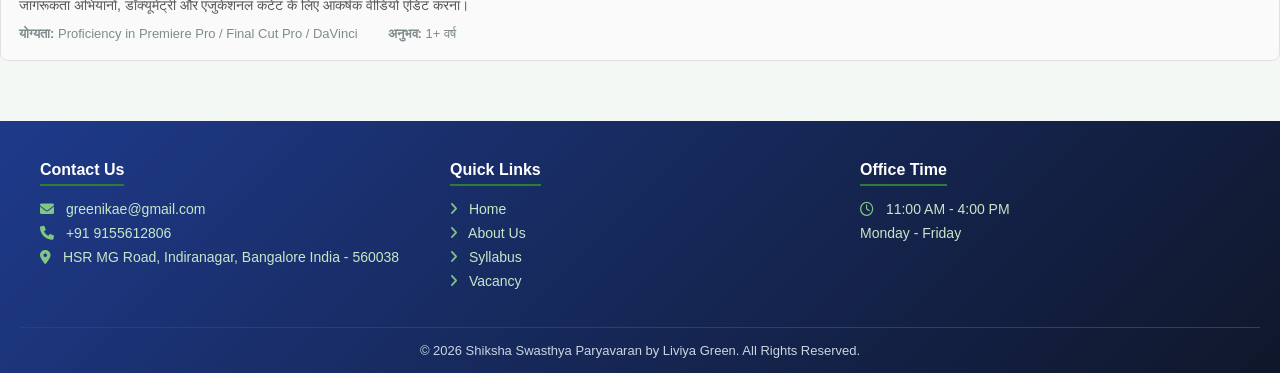
<file: vaccancy.html>
<!DOCTYPE html>
<html lang="hi">
<head>
    <meta charset="UTF-8">
    <meta name="viewport" content="width=device-width, initial-scale=1.0">
    <title>Vacancy - Liviya Green</title>
    <meta name="description" content="Career & Vacancy Portal - Education, Health & Environment Initiatives">
    <link href="https://cdnjs.cloudflare.com/ajax/libs/font-awesome/6.0.0/css/all.min.css" rel="stylesheet">
    <link rel="stylesheet" href="styles.css">
    <style>
        /* vaccancy */
        
        .header {
            text-align: center;
            border-bottom: 3px solid #16a085;
            padding-bottom: 20px;
            margin-bottom: 30px;
        }
        .header h1 {
            color: #2c3e50;
            font-size: 28px;
            margin-bottom: 8px;
        }
        .header p {
            color: #16a085;
            font-size: 16px;
            font-weight: 600;
        }
        .category-title {
            background: #e8f8f5;
            color: #117a65;
            padding: 10px 15px;
            border-left: 5px solid #16a085;
            margin: 25px 0 15px 0;
            font-size: 20px;
            border-radius: 4px;
        }
        .job-card {
            background: #fafafa;
            border: 1px solid #e0e0e0;
            border-radius: 8px;
            padding: 18px;
            margin-bottom: 15px;
            transition: all 0.3s ease;
        }
        .job-card:hover {
            box-shadow: 0 2px 8px rgba(0,0,0,0.1);
            border-color: #16a085;
        }
      .job-title {
            font-size: 18px;
            color: #2c3e50;
            font-weight: bold;
            display: flex;
            justify-content: space-between;
            align-items: center;
            margin-bottom: 8px;
        }
        .badge {
            background-color: #16a085;
            color: white;
            font-size: 12px;
            padding: 4px 10px;
            border-radius: 12px;
            font-weight: normal;
        }
        .job-desc {
            font-size: 14px;
            color: #555;
            margin-bottom: 10px;
        }
        .job-details {
            font-size: 13px;
            color: #7f8c8d;
        }
        .job-details span {
            margin-right: 15px;
        }
        .apply-btn {
            display: inline-block;
            margin-top: 10px;
            padding: 8px 16px;
            background-color: #2c3e50;
            color: white;
            text-decoration: none;
            border-radius: 5px;
            font-size: 13px;
            font-weight: 600;
        }
    </style>
</head>
<body>

    <!-- Sidebar Navigation -->
    <div id="mySidebar" class="sidebar">
        <a href="javascript:void(0)" class="closebtn" onclick="closeNav()">&times;</a>
        <a href="index.html" onclick="closeNav()"><i class="fa-solid fa-house"></i> Home</a>
        <a href="index.html#about" onclick="closeNav()"><i class="fa-solid fa-address-card"></i> About</a>
        <a href="index.html#register" onclick="closeNav()"><i class="fa-solid fa-id-card"></i> Register Portal</a>
        <a href="index.html#gallery" onclick="closeNav()"><i class="fa-solid fa-images"></i> Gallery</a>
        <a href="syllabus.html" target="_blank"><i class="fa-solid fa-book"></i> Syllabus</a>
        <a href="vaccancy.html" target="_blank"><i class="fa-solid fa-briefcase"></i> Vacancy</a>
        <a href="index.html#contact" onclick="closeNav()"><i class="fa-solid fa-envelope"></i> Contact</a>
    </div>

    <!-- Header -->
    <header>
        <div class="header-left">
            <div class="menu-btn" onclick="openNav()">
                <i class="fa-solid fa-bars"></i>
            </div>
            <div class="brand-logo">
                <div class="logo-icon">
                    <i class="fa-solid fa-tree"></i>
                </div>
                <div class="brand-text">
                    <h1>LIVIYA GREEN</h1>
                    <p>Cultivating Discipline, Health, and a Greener Future for Our Children</p>
                </div>
            </div>
        </div>
        
        <!-- Desktop Navigation (visible on laptop/desktop only) -->
        <nav class="desktop-nav">
            <ul>
                <li><a href="index.html"><i class="fa-solid fa-house"></i> Home</a></li>
                <li><a href="index.html#about"><i class="fa-solid fa-address-card"></i> About</a></li>
                <li><a href="index.html#register"><i class="fa-solid fa-id-card"></i> Register Portal</a></li>
                <li><a href="index.html#gallery"><i class="fa-solid fa-images"></i> Gallery</a></li>
                <li><a href="syllabus.html" target="_blank"><i class="fa-solid fa-book"></i> Syllabus</a></li>
                <li><a href="vaccancy.html" target="_blank"><i class="fa-solid fa-briefcase"></i> Vacancy</a></li>
                <li><a href="index.html#contact"><i class="fa-solid fa-envelope"></i> Contact</a></li>
            </ul>
        </nav>
    </header>

    <!-- Main Container -->
    <div class="container">
        
    <section class="section vacancy-container">
    <div class="header">
        <h1>करियर एवं भर्ती अवसर (Career & Vacancy Portal)</h1>
        <p>शिक्षा, स्वास्थ्य एवं पर्यावरण (Education, Health & Environment Initiatives)</p>
    </div>

    <!-- Category 1: Education -->
    <div class="category-title">📚 शिक्षा विभाग (Education Sector)</div>

    <div class="job-card">
        <div class="job-title">
            1. Student Guide & Mentor (छात्र मार्गदर्शक एवं मेंटर)
            <span class="badge">Open</span>
        </div>
        <div class="job-desc">
            छात्रों को शैक्षणिक, करियर एवं व्यक्तिगत विकास के लिए उचित मार्गदर्शन और मेंटरशिप प्रदान करना।
        </div>
        <div class="job-details">
            <span><b>योग्यता:</b> Graduation / Post Graduation</span>
            <span><b>अनुभव:</b> 0-2 वर्ष</span>
        </div>
    </div>

    <div class="job-card">
        <div class="job-title">
            2. Question Maker (प्रश्न पत्र निर्माता)
            <span class="badge">Open</span>
        </div>
        <div class="job-desc">
            विभिन्न विषयों और प्रतियोगी परीक्षाओं के लिए गुणवत्तापूर्ण प्रश्न पत्र और टेस्ट सीरीज़ तैयार करना।
        </div>
        <div class="job-details">
            <span><b>योग्यता:</b> 10+/Subject Matter Expert (SME)</span>
            <span><b>अनुभव:</b> 0-3 वर्ष</span>
        </div>
    </div>
           <div class="job-title">
            3. Examiner (परीक्षक)
            <span class="badge">Open</span>
        </div>
        <div class="job-desc">
            उत्तर पुस्तिकाओं का मूल्यांकन करना, परीक्षा प्रक्रिया की निगरानी करना एवं निष्पक्ष परिणाम सुनिश्चित करना।
        </div>
        <div class="job-details">
            <span><b>योग्यता:</b> B.Ed / Master's Degree</span>
            <span><b>अनुभव:</b> 0-2+ वर्ष</span>
        </div>
    </div>

    <!-- Category 2: Health -->
    <div class="category-title">🏥 स्वास्थ्य विभाग (Health Sector)</div>

    <div class="job-card">
        <div class="job-title">
            4. Pharmacist (फार्मासिस्ट)
            <span class="badge">Open</span>
        </div>
        <div class="job-desc">
            दवाइयों का प्रबंधन, वितरण एवं मरीजों को स्वास्थ्य संबंधी सही परामर्श व जागरूकता प्रदान करना।
        </div>
        <div class="job-details">
            <span><b>योग्यता:</b> B.Pharm / D.Pharm</span>
            <span><b>अनुभव:</b> 0-3 वर्ष</span>
        </div>
    </div>
      <!-- Category 3: Media, Outreach & Environment Purpose -->
    <div class="category-title">🌿 पर्यावरण, मीडिया एवं जागरूकता (Environment & Media Cell)</div>

    <div class="job-card">
        <div class="job-title">
            5. Interviewer / Anchor (साक्षात्कारकर्ता / एंकर)
            <span class="badge">Open</span>
        </div>
        <div class="job-desc">
            शिक्षा, स्वास्थ्य एवं पर्यावरण जागरूकता कार्यक्रमों के लिए इंटरव्यू, पॉडकास्ट एवं ग्राउंड रिपोर्टिंग का संचालन करना।
        </div>
        <div class="job-details">
            <span><b>योग्यता:</b> Journalism / Mass Comm / Good Communication</span>
            <span><b>अनुभव:</b> 1+ वर्ष</span>
        </div>
    </div>

    <div class="job-card">
        <div class="job-title">
            6. Photographer / Videographer (फोटोग्राफर / वीडियोग्राफर)
            <span class="badge">Open</span>
        </div>
        <div class="job-desc">
            पर्यावरण अभियानों, शैक्षणिक कार्यक्रमों एवं स्वास्थ्य शिविरों की फोटो और वीडियो कवरेज करना।
        </div>
        <div class="job-details">
            <span><b>योग्यता:</b> Diploma/Degree in Photography or Relevant Portfolio</span>
            <span><b>अनुभव:</b> 1+ वर्ष</span>
        </div>
    </div>

    <div class="job-card">
        <div class="job-title">
            7. Video Editor (वीडियो एडिटर)
            <span class="badge">Open</span>
        </div>
        <div class="job-desc">
            जागरूकता अभियानों, डॉक्यूमेंट्री और एजुकेशनल कंटेंट के लिए आकर्षक वीडियो एडिट करना।
        </div>
        <div class="job-details">
            <span><b>योग्यता:</b> Proficiency in Premiere Pro / Final Cut Pro / DaVinci</span>
            <span><b>अनुभव:</b> 1+ वर्ष</span>
        </div>
    </div>
    
    </section>
    
    </div>

    <!-- Footer -->
    <footer id="contact">
        <div class="footer-grid">
            <div class="footer-col">
                <h4>Contact Us</h4>
                <p><i class="fa-solid fa-envelope"></i> greenikae@gmail.com</p>
                <p><i class="fa-solid fa-phone"></i> +91 9155612806</p>
                <p><i class="fa-solid fa-location-dot"></i> HSR MG Road, Indiranagar, Bangalore India - 560038</p>
            </div>
            <div class="footer-col">
                <h4>Quick Links</h4>
                <a href="index.html"><i class="fa-solid fa-angle-right"></i> Home</a>
                <a href="index.html#about"><i class="fa-solid fa-angle-right"></i> About Us</a>
                <a href="syllabus.html" target="_blank"><i class="fa-solid fa-angle-right"></i> Syllabus</a>
                <a href="vaccancy.html" target="_blank"><i class="fa-solid fa-angle-right"></i> Vacancy</a>
            </div>
            <div class="footer-col">
                <h4>Office Time</h4>
                <p><i class="fa-regular fa-clock"></i> 11:00 AM - 4:00 PM</p>
                <p>Monday - Friday</p>
            </div>
        </div>
        <div class="footer-bottom">
            <p>&copy; 2026 Shiksha Swasthya Paryavaran by Liviya Green. All Rights Reserved.</p>
        </div>
    </footer>

    <!-- Scroll to Top Button -->
    <div class="scroll-top" id="scrollTop" onclick="scrollToTop()">
        <i class="fa-solid fa-arrow-up"></i>
    </div>
  
    <!-- JavaScript -->
    <script>
        // Sidebar Functions
        function openNav() {
            document.getElementById("mySidebar").style.width = "250px";
        }

        function closeNav() {
            document.getElementById("mySidebar").style.width = "0";
        }

        // Close sidebar when clicking outside
        document.addEventListener('click', function(event) {
            const sidebar = document.getElementById('mySidebar');
            const menuBtn = document.querySelector('.menu-btn');
            
            if (!sidebar.contains(event.target) && !menuBtn.contains(event.target)) {
                closeNav();
            }
        });

        // Scroll to Top Button
        const scrollTopBtn = document.getElementById('scrollTop');

        window.addEventListener('scroll', function() {
            if (window.pageYOffset > 300) {
                scrollTopBtn.classList.add('visible');
            } else {
                scrollTopBtn.classList.remove('visible');
            }
        });

        function scrollToTop() {
            window.scrollTo({
                top: 0,
                behavior: 'smooth'
            });
        }

        // Smooth scroll for anchor links
        document.querySelectorAll('a[href^="#"]').forEach(anchor => {
            anchor.addEventListener('click', function (e) {
                const href = this.getAttribute('href');
                if (href !== '#' && href !== 'javascript:void(0)') {
                    e.preventDefault();
                    const target = document.querySelector(href);
                    if (target) {
                        target.scrollIntoView({
                            behavior: 'smooth',
                            block: 'start'
                        });
                    }
                }
            });
        });
    </script>
</body>
</html>
</file>
<file: styles.css>
* {
    box-sizing: border-box;
    margin: 0;
    padding: 0;
    font-family: 'Segoe UI', Tahoma, Geneva, Verdana, sans-serif;
}

/* Smooth Scrolling */
html {
    scroll-behavior: smooth;
}

body {
    background-color: #f4f8f4;
    color: #333;
}

/* Top Header */
header {
    background: linear-gradient(135deg, #1e3a8a 0%, #0f172a 100%);
    padding: 15px 25px;
    display: flex;
    align-items: center;
    justify-content: space-between;
    box-shadow: 0 2px 10px rgba(0,0,0,0.08);
    position: sticky;
    top: 0;
    z-index: 100;
}

.header-left {
    display: flex;
    align-items: center;
    gap: 15px;
}

.menu-btn {
    font-size: 26px;
    color: #ffffff;
    cursor: pointer;
    margin-right: 20px;
    transition: transform 0.3s ease;
    display: block;
}

.menu-btn:hover {
    transform: scale(1.1);
}

.brand-logo {
    display: flex;
    align-items: center;
    gap: 15px;
}

.logo-icon {
    width: 50px;
    height: 50px;
    background: white;
    border-radius: 50%;
    display: flex;
    align-items: center;
    justify-content: center;
    color: #1b5e20;
    font-size: 24px;
    border: 2px solid #1b5e20;
    transition: transform 0.3s ease;
}

.logo-icon:hover {
    transform: rotate(360deg);
}

.brand-text h1 {
    font-size: 20px;
    color: #ffffff;
    letter-spacing: 0.5px;
    text-transform: uppercase;
}

.brand-text p {
    font-size: 12px;
    color: #cbd5e1;
}

/* Desktop Navigation */
.desktop-nav {
    display: none;
}

.desktop-nav ul {
    display: flex;
    list-style: none;
    gap: 5px;
    margin: 0;
    padding: 0;
}

.desktop-nav ul li a {
    color: #ffffff;
    text-decoration: none;
    padding: 10px 18px;
    display: flex;
    align-items: center;
    gap: 8px;
    font-size: 15px;
    font-weight: 600;
    border-radius: 6px;
    transition: all 0.3s ease;
}

.desktop-nav ul li a:hover {
    background-color: rgba(255, 255, 255, 0.1);
    color: #81c784;
}

.desktop-nav ul li a i {
    font-size: 16px;
}

/* Sidebar Navigation */
.sidebar {
    height: 100%;
    width: 0;
    position: fixed;
    z-index: 1000;
    top: 0;
    left: 0;
    background-color: #1e293b;
    overflow-x: hidden;
    transition: width 0.3s ease;
    padding-top: 60px;
    box-shadow: 2px 0 10px rgba(0,0,0,0.1);
}

.sidebar a {
    padding: 12px 25px;
    text-decoration: none;
    font-size: 16px;
    color: #e2e8f0;
    display: block;
    font-weight: 600;
    transition: all 0.2s ease;
    border-bottom: 1px solid #334155;
}

.sidebar a:hover {
    background-color: #2e7d32;
    color: #ffffff;
    padding-left: 30px;
}

.sidebar .closebtn {
    position: absolute;
    top: 15px;
    right: 20px;
    font-size: 28px;
    border: none;
    color: #ffffff;
}

.sidebar .closebtn:hover {
    color: #ef4444;
}

/* Container */
.container {
    max-width: 1200px;
    margin: 40px auto;
    padding: 0 15px;
}

/* Section Spacing */
.section {
    margin: 60px 0;
    animation: fadeInUp 0.6s ease-out;
}

@keyframes fadeInUp {
    from {
        opacity: 0;
        transform: translateY(30px);
    }
    to {
        opacity: 1;
        transform: translateY(0);
    }
}

/* Hero Banner */
.hero {
    padding: 60px 24px;
    display: flex;
    flex-direction: column;
    align-items: center;
    text-align: center;
    max-width: 600px;
    margin: 0 auto;
}

.badge {
    display: inline-flex;
    align-items: center;
    gap: 8px;
    border: 1px solid #2e7d32;
    padding: 6px 16px;
    border-radius: 20px;
    font-size: 0.9rem;
    color: #1b4d2e;
    font-weight: 500;
    margin-bottom: 38px;
    transition: all 0.3s ease;
}

.badge:hover {
    background-color: #c8e6c9;
    transform: scale(1.05);
}

.badge svg {
    width: 16px;
    height: 16px;
    stroke: #1b4d2e;
    fill: none;
    stroke-width: 2;
}

.heading {
    font-size: 2.5rem;
    line-height: 1.15;
    font-weight: 800;
    color: #111111;
    margin-bottom: 40px;
}

.heading .highlight {
    color: #1f6e3c;
}

.description {
    font-size: 1.1rem;
    line-height: 1.6;
    color: #1e3a8a;
    margin-bottom: 40px;
    max-width: 460px;
}

/* Action Buttons */
.cta-group {
    display: flex;
    flex-direction: column;
    gap: 12px;
    width: 100%;
    max-width: 300px;
}

.btn {
    width: 100%;
    padding: 14px 20px;
    border-radius: 30px;
    font-size: 0.95rem;
    font-weight: 600;
    cursor: pointer;
    text-decoration: none;
    display: inline-flex;
    align-items: center;
    justify-content: center;
    gap: 8px;
    transition: all 0.3s ease;
}

.btn-primary {
    background-color: #1f6e3c;
    color: #ffffff;
    border: none;
    box-shadow: 0 4px 12px rgba(31, 110, 60, 0.3);
}

.btn-primary:hover {
    background-color: #185830;
    transform: translateY(-2px);
    box-shadow: 0 6px 20px rgba(31, 110, 60, 0.4);
}

.btn-secondary {
    background-color: rgba(255, 255, 255, 0.7);
    color: #1f6e3c;
    border: 1px solid #b3d1b6;
}

.btn-secondary:hover {
    background-color: rgba(255, 255, 255, 1);
    border-color: #1f6e3c;
}

/* 3 Feature Cards Section */
.cards-grid {
    display: grid;
    grid-template-columns: repeat(auto-fit, minmax(300px, 1fr));
    gap: 25px;
    margin-bottom: 40px;
}

.card {
    background: white;
    border-radius: 12px;
    overflow: hidden;
    box-shadow: 0 4px 12px rgba(0,0,0,0.08);
    transition: all 0.3s ease;
}

.card:hover {
    transform: translateY(-8px);
    box-shadow: 0 8px 24px rgba(0,0,0,0.15);
}

.card-header {
    padding: 15px;
    color: white;
    display: flex;
    align-items: center;
    gap: 12px;
    font-size: 16px;
    font-weight: bold;
}

.card-header i {
    font-size: 20px;
    background: rgba(255,255,255,0.2);
    padding: 8px;
    border-radius: 50%;
}

/* Custom Card Themes */
.card-blue .card-header { background: #0288d1; }
.card-orange .card-header { background: #f57c00; }
.card-green .card-header { background: #388e3c; }

.card-img {
    width: 100%;
    height: 160px;
    object-fit: cover;
    transition: transform 0.3s ease;
}

.card:hover .card-img {
    transform: scale(1.05);
}

.card-body {
    padding: 20px;
}

.card-body ul {
    list-style: none;
}

.card-body ul li {
    position: relative;
    padding-left: 20px;
    margin-bottom: 8px;
    font-size: 14px;
    color: #555;
}

.card-body ul li::before {
    content: "✓";
    position: absolute;
    left: 0;
    color: #2e7d32;
    font-weight: bold;
}

/* Gallery Section */
.gallery-section {
    background: white;
    padding: 25px;
    border-radius: 12px;
    box-shadow: 0 4px 12px rgba(0,0,0,0.08);
    margin-bottom: 40px;
}

.gallery-header {
    display: flex;
    justify-content: space-between;
    align-items: center;
    margin-bottom: 20px;
    flex-wrap: wrap;
    gap: 15px;
}

.gallery-header h3 {
    color: #1b5e20;
    font-size: 1.5rem;
}

.upload-btn {
    background: #2e7d32;
    color: white;
    padding: 10px 18px;
    border-radius: 6px;
    cursor: pointer;
    font-size: 14px;
    display: inline-flex;
    align-items: center;
    gap: 8px;
    transition: all 0.3s ease;
}

.upload-btn:hover {
    background: #1b5e20;
    transform: translateY(-2px);
    box-shadow: 0 4px 12px rgba(46, 125, 50, 0.3);
}

.upload-btn input {
    display: none;
}

.gallery-grid {
    display: grid;
    grid-template-columns: repeat(auto-fill, minmax(180px, 1fr));
    gap: 15px;
}

.gallery-grid img {
    width: 100%;
    height: 130px;
    object-fit: cover;
    border-radius: 8px;
    box-shadow: 0 2px 6px rgba(0,0,0,0.1);
    transition: transform 0.3s ease;
    cursor: pointer;
}

.gallery-grid img:hover {
    transform: scale(1.05);
    box-shadow: 0 4px 12px rgba(0,0,0,0.2);
}

/* Syllabus Section */
.syllabus-container {
    background: white;
    border-radius: 16px;
    box-shadow: 0 10px 25px -5px rgba(0,0,0,0.08);
    padding: 32px;
    border: 1px solid #cbd5e1;
    margin-bottom: 40px;
}

.header-banner {
    background: linear-gradient(135deg, #1e3a8a 0%, #0f172a 100%);
    color: #ffffff;
    padding: 24px 26px;
    border-radius: 8px;
    margin-bottom: 22px;
}

.header-banner h1 {
    margin: 0 0 8px 0;
    font-size: 20pt;
    font-weight: bold;
    color: #ffffff;
}

.header-banner p {
    margin: 0;
    font-size: 11pt;
    color: #cbd5e1;
}

.badge-container {
    margin-top: 12px;
}

.badge-tag {
    display: inline-block;
    background-color: rgba(255, 255, 255, 0.18);
    color: #f1f5f9;
    padding: 4px 12px;
    border-radius: 12px;
    font-size: 8.5pt;
    margin-right: 6px;
    margin-bottom: 4px;
}

.syllabus-container h2 {
    font-size: 14pt;
    color: #0f172a;
    border-left: 5px solid #2563eb;
    padding-left: 12px;
    margin-top: 24px;
    margin-bottom: 12px;
}

.intro-box {
    background-color: #f1f5f9;
    border: 1px solid #cbd5e1;
    border-radius: 6px;
    padding: 14px 18px;
    margin-bottom: 20px;
}

table {
    width: 100%;
    border-collapse: collapse;
    margin-bottom: 20px;
    font-size: 9.5pt;
}

th, td {
    padding: 10px 12px;
    border: 1px solid #cbd5e1;
    text-align: left;
    vertical-align: top;
}

th {
    background-color: #1e293b;
    color: #ffffff;
    font-weight: bold;
}

tr:nth-child(even) {
    background-color: #f8fafc;
}

.module-card {
    border: 1px solid #cbd5e1;
    border-radius: 8px;
    padding: 16px 18px;
    margin-bottom: 16px;
    background-color: #ffffff;
    transition: transform 0.3s ease, box-shadow 0.3s ease;
}

.module-card:hover {
    transform: translateX(5px);
    box-shadow: 0 4px 12px rgba(0,0,0,0.1);
}

.module-card.m1 { border-top: 4px solid #ec4899; }
.module-card.m2 { border-top: 4px solid #3b82f6; }
.module-card.m3 { border-top: 4px solid #10b981; }
.module-card.m4 { border-top: 4px solid #8b5cf6; }
.module-card.m5 { border-top: 4px solid #f59e0b; }
.module-card.m6 { border-top: 4px solid #ef4444; }
.module-card.m7 { border-top: 4px solid #06b6d4; }
.module-card.m8 { border-top: 4px solid #22c55e; }

.module-header {
    font-weight: bold;
    font-size: 12pt;
    color: #0f172a;
    margin-bottom: 8px;
}

.topic-tag {
    font-size: 8.5pt;
    font-weight: bold;
    text-transform: uppercase;
    padding: 3px 8px;
    border-radius: 4px;
    background-color: #e2e8f0;
    color: #334155;
    margin-right: 8px;
}

.role-grid {
    display: flex;
    flex-wrap: wrap;
    gap: 10px;
    margin-top: 10px;
}

.role-cell {
    flex: 1 1 calc(25% - 10px);
    min-width: 180px;
    padding: 8px 10px;
    background-color: #f1f5f9;
    border-radius: 6px;
    font-size: 8.5pt;
}

.role-cell strong {
    color: #1e293b;
    display: block;
    margin-bottom: 3px;
}

.checklist-box {
    background-color: #eff6ff;
    border: 1px solid #bfdbfe;
    border-radius: 8px;
    padding: 16px 20px;
    margin-top: 20px;
}

/* Registration Portal Section */
.register-container {
    background: white;
    border-radius: 16px;
    box-shadow: 0 4px 15px rgba(0,0,0,0.08);
    padding: 40px 30px;
    margin-bottom: 40px;
}

.register-header {
    text-align: center;
    margin-bottom: 40px;
}

.register-header h1 {
    font-size: 2.2rem;
    color: #1f6e3c;
    margin-bottom: 15px;
}

.register-header p {
    font-size: 1.1rem;
    color: #556055;
    line-height: 1.6;
}

.register-content {
    display: grid;
    grid-template-columns: 1fr 1fr;
    gap: 40px;
    align-items: center;
    margin-top: 30px;
}

.register-left h2 {
    font-size: 2rem;
    line-height: 1.3;
    color: #111;
    font-weight: 600;
    margin-bottom: 20px;
}

.register-left p {
    font-size: 15px;
    color: #555;
    line-height: 1.7;
    margin-bottom: 25px;
}

.register-left .btn {
    display: inline-block;
    padding: 14px 28px;
    background-color: #1f6e3c;
    color: white;
    text-decoration: none;
    border-radius: 30px;
    font-weight: 600;
    transition: all 0.3s ease;
}

.register-left .btn:hover {
    background-color: #185830;
    transform: translateY(-2px);
    box-shadow: 0 6px 20px rgba(31, 110, 60, 0.3);
}

.stats-grid {
    display: grid;
    grid-template-columns: 1fr 1fr;
    gap: 20px;
}

.stat-card {
    background: #f8faf8;
    border-radius: 12px;
    padding: 30px 20px;
    text-align: center;
    border: 1px solid #e5e7eb;
    transition: all 0.3s ease;
}

.stat-card:hover {
    transform: translateY(-5px);
    box-shadow: 0 8px 20px rgba(0, 0, 0, 0.08);
    border-color: #1f6e3c;
}

.stat-number {
    font-size: 2.8rem;
    font-weight: 600;
    color: #1f6e3c;
    margin-bottom: 8px;
}

.stat-label {
    font-size: 14px;
    color: #666;
    font-weight: 500;
}

.register-actions {
    display: flex;
    gap: 15px;
    margin-top: 30px;
    flex-wrap: wrap;
    justify-content: center;
}

.register-actions .btn-register {
    padding: 16px 32px;
    background: linear-gradient(135deg, #1f6e3c 0%, #2e7d32 100%);
    color: white;
    text-decoration: none;
    border-radius: 30px;
    font-weight: 600;
    font-size: 16px;
    display: inline-flex;
    align-items: center;
    gap: 10px;
    transition: all 0.3s ease;
    box-shadow: 0 4px 15px rgba(31, 110, 60, 0.3);
}

.register-actions .btn-register:hover {
    transform: translateY(-3px);
    box-shadow: 0 6px 25px rgba(31, 110, 60, 0.4);
}

.register-actions .btn-verify {
    padding: 16px 32px;
    background: white;
    color: #1f6e3c;
    text-decoration: none;
    border-radius: 30px;
    font-weight: 600;
    font-size: 16px;
    border: 2px solid #1f6e3c;
    display: inline-flex;
    align-items: center;
    gap: 10px;
    transition: all 0.3s ease;
}

.register-actions .btn-verify:hover {
    background: #1f6e3c;
    color: white;
    transform: translateY(-3px);
    box-shadow: 0 6px 25px rgba(31, 110, 60, 0.3);
}

/* Vacancy Section */
.vacancy-container {
    background: white;
    border-radius: 12px;
    box-shadow: 0 4px 15px rgba(0,0,0,0.08);
    padding: 30px;
    margin-bottom: 40px;
}

.vacancy-header {
    text-align: center;
    border-bottom: 3px solid #16a085;
    padding-bottom: 20px;
    margin-bottom: 30px;
}

.vacancy-header h1 {
    color: #2c3e50;
    font-size: 28px;
    margin-bottom: 8px;
}

.vacancy-header p {
    color: #16a085;
    font-size: 16px;
    font-weight: 600;
}

.category-title {
    background: #e8f8f5;
    color: #117a65;
    padding: 10px 15px;
    border-left: 5px solid #16a085;
    margin: 25px 0 15px 0;
    font-size: 20px;
    border-radius: 4px;
}

.job-card {
    background: #fafafa;
    border: 1px solid #e0e0e0;
    border-radius: 8px;
    padding: 18px;
    margin-bottom: 15px;
    transition: all 0.3s ease;
}

.job-card:hover {
    box-shadow: 0 4px 16px rgba(0,0,0,0.12);
    border-color: #16a085;
    transform: translateY(-2px);
}

.job-title {
    font-size: 18px;
    color: #2c3e50;
    font-weight: bold;
    display: flex;
    justify-content: space-between;
    align-items: center;
    margin-bottom: 8px;
    flex-wrap: wrap;
    gap: 10px;
}

.job-badge {
    background-color: #16a085;
    color: white;
    font-size: 12px;
    padding: 4px 10px;
    border-radius: 12px;
    font-weight: normal;
}

.job-desc {
    font-size: 14px;
    color: #555;
    margin-bottom: 10px;
    line-height: 1.5;
}

.job-details {
    font-size: 13px;
    color: #7f8c8d;
    display: flex;
    flex-wrap: wrap;
    gap: 15px;
}

/* Footer */
footer {
    background: linear-gradient(135deg, #1e3a8a 0%, #0f172a 100%);
    color: #e8f5e9;
    padding: 40px 20px 15px 20px;
    margin-top: 60px;
}

.footer-grid {
    max-width: 1200px;
    margin: 0 auto;
    display: grid;
    grid-template-columns: repeat(auto-fit, minmax(250px, 1fr));
    gap: 30px;
    margin-bottom: 30px;
}

.footer-col h4 {
    color: #ffffff;
    margin-bottom: 15px;
    border-bottom: 2px solid #2e7d32;
    display: inline-block;
    padding-bottom: 5px;
    font-size: 16px;
}

.footer-col p, .footer-col a {
    color: #c8e6c9;
    font-size: 14px;
    text-decoration: none;
    margin-bottom: 8px;
    display: block;
    transition: color 0.3s ease;
}

.footer-col a:hover {
    color: #ffffff;
    padding-left: 5px;
}

.footer-col i {
    margin-right: 8px;
    color: #81c784;
}

.footer-bottom {
    text-align: center;
    padding-top: 15px;
    border-top: 1px solid #334155;
    font-size: 13px;
    color: #cbd5e1;
}

/* Scroll to Top Button */
.scroll-top {
    position: fixed;
    bottom: 30px;
    right: 30px;
    background: #1f6e3c;
    color: white;
    width: 50px;
    height: 50px;
    border-radius: 50%;
    display: flex;
    align-items: center;
    justify-content: center;
    cursor: pointer;
    opacity: 0;
    visibility: hidden;
    transition: all 0.3s ease;
    box-shadow: 0 4px 12px rgba(31, 110, 60, 0.4);
    z-index: 99;
}

.scroll-top.visible {
    opacity: 1;
    visibility: visible;
}

.scroll-top:hover {
    background: #185830;
    transform: translateY(-5px);
}

/* Responsive Design */

/* Desktop/Laptop View (1024px and above) */
@media (min-width: 1024px) {
    /* Hide mobile menu button on desktop */
    .menu-btn {
        display: none;
    }
    
    /* Show desktop navigation */
    .desktop-nav {
        display: block;
    }
    
    /* Hide sidebar on desktop */
    .sidebar {
        display: none !important;
    }
    
    /* Optimize header for desktop */
    header {
        padding: 12px 40px;
    }
    
    .brand-text h1 {
        font-size: 22px;
    }
    
    .brand-text p {
        font-size: 13px;
    }
    
    /* Optimize sections for wider screens */
    .container {
        padding: 0 30px;
    }
    
    .hero {
        max-width: 700px;
        padding: 80px 24px;
    }
    
    .heading {
        font-size: 3rem;
    }
    
    .description {
        font-size: 1.2rem;
        max-width: 500px;
    }
    
    .cta-group {
        flex-direction: row;
        max-width: 100%;
    }
    
    .btn {
        padding: 16px 28px;
    }
}

/* Tablet View (768px to 1023px) */
@media (min-width: 768px) and (max-width: 1023px) {
    .cards-grid {
        grid-template-columns: repeat(2, 1fr);
    }
    
    .heading {
        font-size: 2.3rem;
    }
}

/* Mobile View (below 768px) */
@media (max-width: 767px) {
    /* Keep mobile menu button visible */
    .menu-btn {
        display: block;
    }
    
    /* Hide desktop navigation on mobile */
    .desktop-nav {
        display: none;
    }
    
    .heading {
        font-size: 2rem;
    }
    
    .cards-grid {
        grid-template-columns: 1fr;
    }
    
    .gallery-grid {
        grid-template-columns: repeat(auto-fill, minmax(140px, 1fr));
    }
    
    .footer-grid {
        grid-template-columns: 1fr;
    }
    
    .role-cell {
        flex: 1 1 100%;
    }
    
    .job-title {
        font-size: 16px;
    }
    
    .brand-text h1 {
        font-size: 16px;
    }
    
    .brand-text p {
        font-size: 10px;
    }
    
    .hero {
        padding: 40px 20px;
    }
    
    table {
        font-size: 8pt;
    }
    
    th, td {
        padding: 8px 6px;
    }
    
    /* Registration Section Mobile */
    .register-content {
        grid-template-columns: 1fr;
        gap: 30px;
    }
    
    .register-left h2 {
        font-size: 1.5rem;
    }
    
    .stats-grid {
        grid-template-columns: 1fr 1fr;
    }
    
    .stat-number {
        font-size: 2rem;
    }
    
    .register-actions {
        flex-direction: column;
    }
    
    .register-actions .btn-register,
    .register-actions .btn-verify {
        width: 100%;
        justify-content: center;
    }
}

/* Small Mobile (below 480px) */
@media (max-width: 480px) {
    .logo-icon {
        width: 40px;
        height: 40px;
        font-size: 20px;
    }
    
    .header-left {
        gap: 10px;
    }
    
    .gallery-grid {
        grid-template-columns: repeat(auto-fill, minmax(100px, 1fr));
    }
}
</file>
